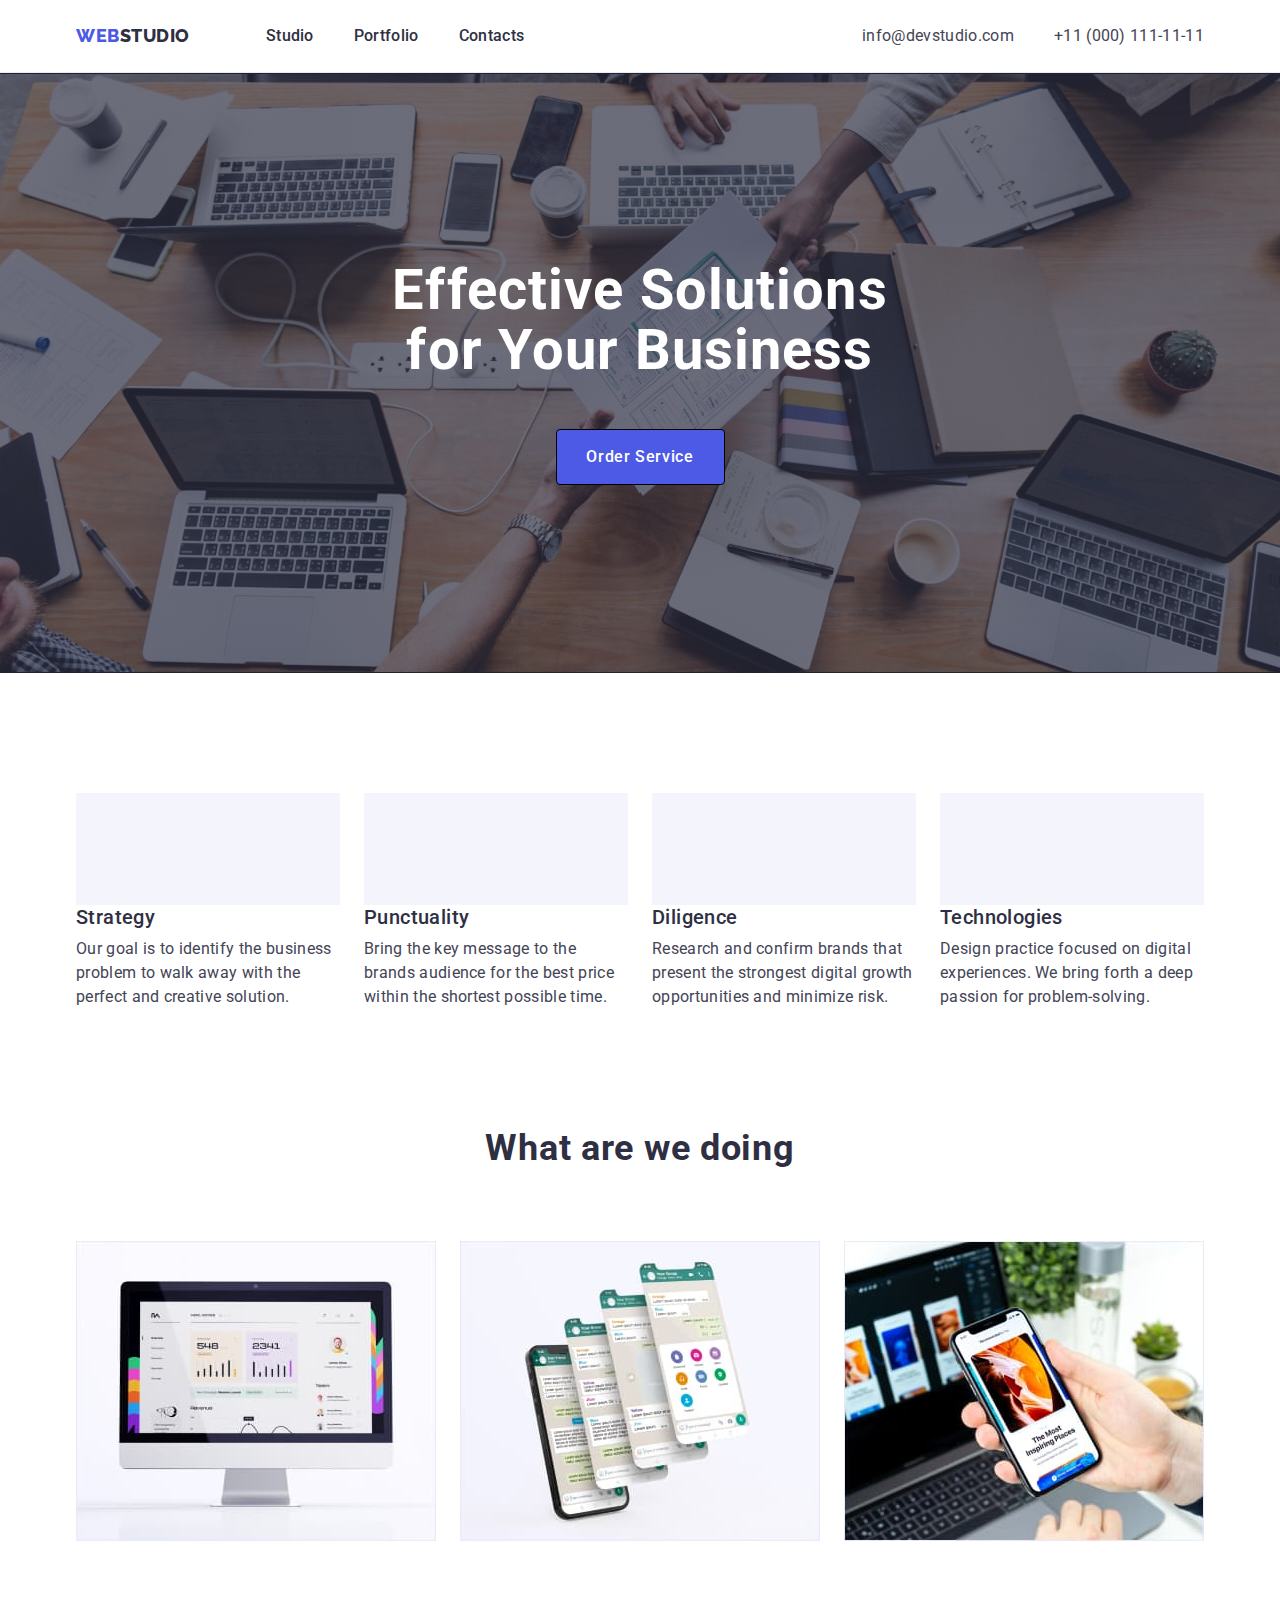
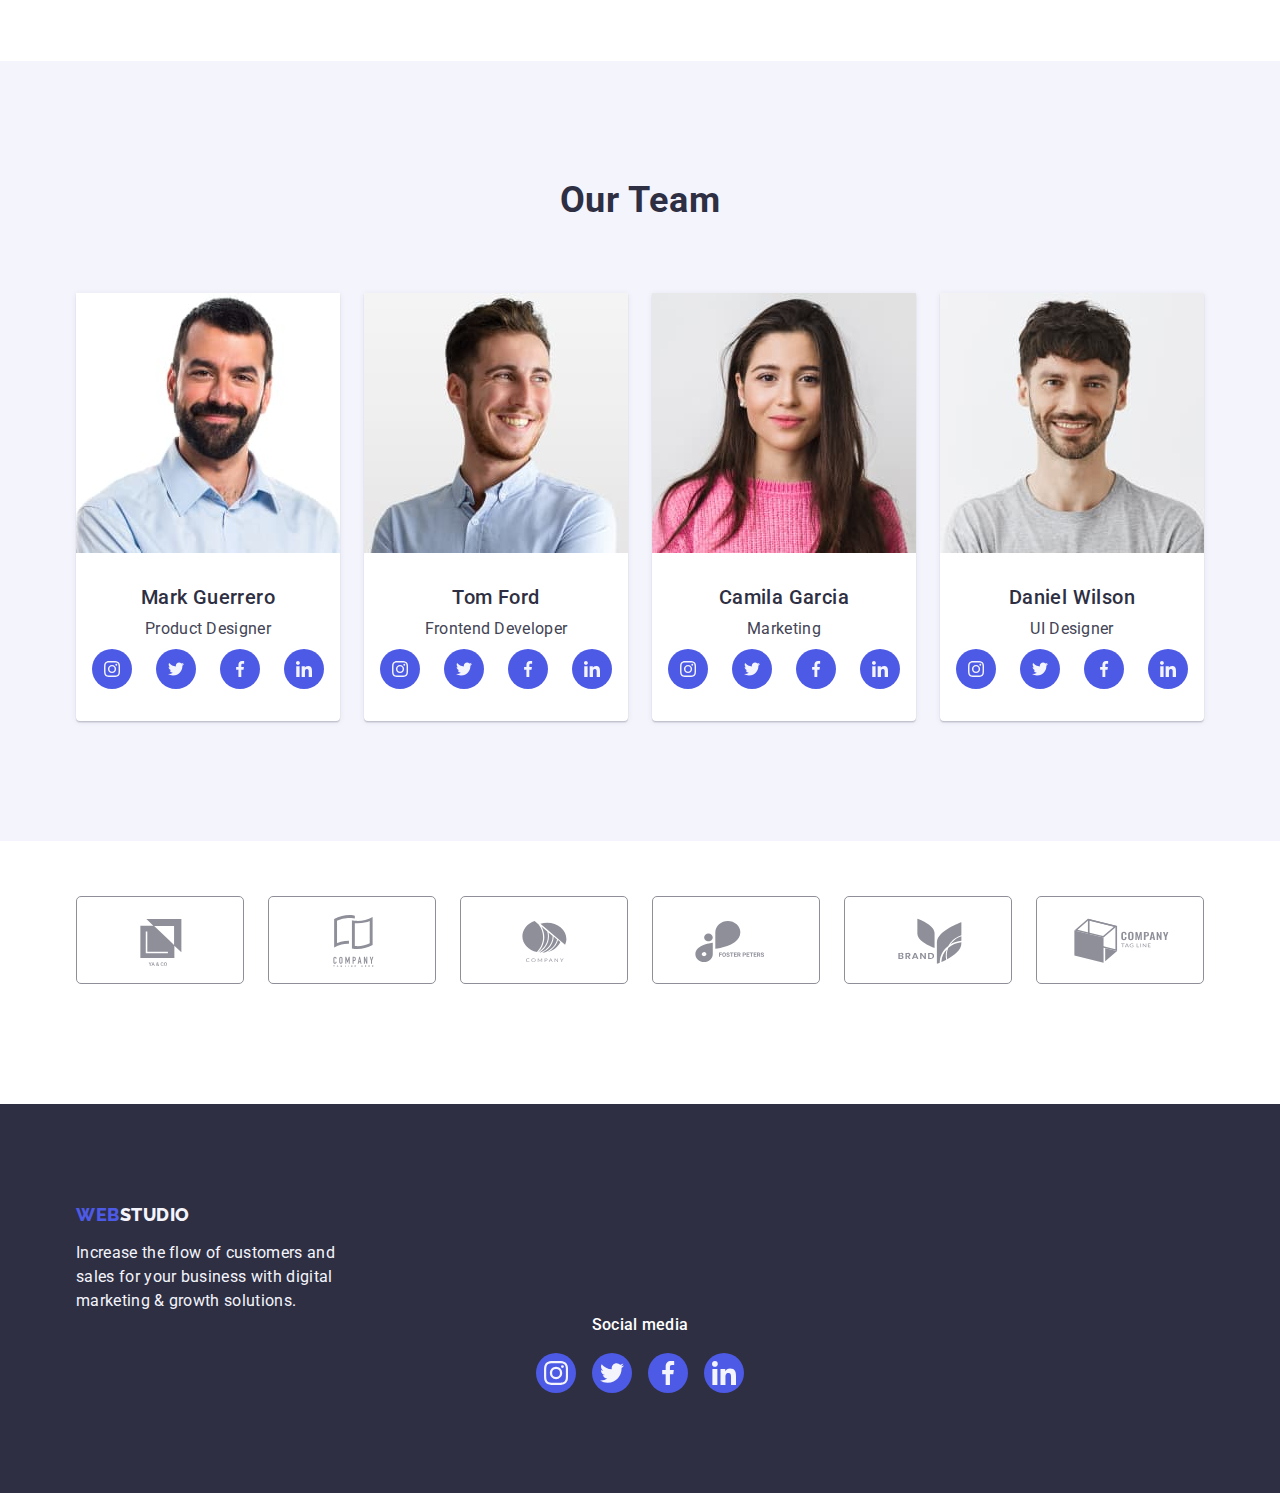
<file: index.html>
<!DOCTYPE html>
<html lang="en">
  <head>
    <meta charset="UTF-8" />
    <meta http-equiv="X-UA-Compatible" content="IE=edge" />
    <meta name="viewport" content="width=device-width, initial-scale=1.0" />
    <title>WEBSTUDIO</title>
    <link rel="preconnect" href="https://fonts.googleapis.com" />
    <link rel="preconnect" href="https://fonts.gstatic.com" />
    <link
      href="https://fonts.googleapis.com/css2?family=Raleway:wght@800&family=Roboto:wght@400;500;700;900&display=swap"
      rel="stylesheet"
    />
    <link
      rel="stylesheet"
      href="https://cdnjs.cloudflare.com/ajax/libs/modern-normalize/2.0.0/modern-normalize.min.css"
    />
    <link rel="stylesheet" href="./css/styles.css" />
  </head>
  <body>
    <!-- header -->
    <header class="header">
      <div class="container header-container">
        <nav class="header-navigation">
          <a href="./index.html" class="logo link">Web<span class="logo-color">Studio</span> </a>
          <ul class="site-nav list">
            <li><a href="./index.html" class="site-link link">Studio</a></li>
            <li><a href="./portfolio.html" class="site-link link">Portfolio</a></li>
            <li><a href="" class="site-link link">Contacts</a></li>
          </ul>
        </nav>

        <!-- contacts -->
        <address class="adress">
          <ul class="adress-contacts list">
            <li>
              <a href="mailto:info@devstudio.com" class="adress-link link">info@devstudio.com</a>
            </li>
            <li><a href="tel:+110001111111" class="adress-link link">+11 (000) 111-11-11</a></li>
          </ul>
        </address>
      </div>
    </header>

    <!-- Main content секція 1-->
    <main>
      <section class="hero">
        <div class="container">
          <h1 class="hero-tittle">Effective Solutions for Your Business</h1>
          <button type="button" class="hero-button btn">Order Service</button>
        </div>
      </section>
      <!-- переваги студії секція 2-->
      <section class="section-advantage">
        <div class="container">
          <h2 hidden>Advantages</h2>
          <ul class="section-title-list list">
            <li class="list-advantage">
              <div class="container-svg">
                <!-- <svg class="svg-icon" width="64" height="64">
                  <use href="./images/icons.svg#icon-antenna"></use>
                </svg> -->
              </div>
              <h3 class="title-item">Strategy</h3>
              <p class="title-text">
                Our goal is to identify the business problem to walk away with the perfect and
                creative solution.
              </p>
            </li>
            <li class="list-advantage">
              <div class="container-svg">
                <!-- <svg class="svg-icon" width="64" height="64">
                  <use href="./images/icons.svg#icon-clock"></use>
                </svg> -->
              </div>
              <h3 class="title-item">Punctuality</h3>
              <p class="title-text">
                Bring the key message to the brands audience for the best price within the shortest
                possible time.
              </p>
            </li>
            <li class="list-advantage">
              <div class="container-svg">
                <!-- <svg class="svg-icon" width="64" height="64">
                  <use href="./images/icons.svg#icon-diagram"></use>
                </svg> -->
              </div>
              <h3 class="title-item">Diligence</h3>
              <p class="title-text">
                Research and confirm brands that present the strongest digital growth opportunities
                and minimize risk.
              </p>
            </li>
            <li class="list-advantage">
              <div class="container-svg">
                <!-- <svg class="svg-icon" width="64" height="64">
                  <use href="./images/icons.svg#icon-astronaut"></use>
                </svg> -->
              </div>
              <h3 class="title-item">Technologies</h3>
              <p class="title-text">
                Design practice focused on digital experiences. We bring forth a deep passion for
                problem-solving.
              </p>
            </li>
          </ul>
        </div>
      </section>

      <!-- проекти компанії секція3-->

      <section class="section-comp">
        <div class="container">
          <h2 class="section-title">What are we doing</h2>
          <ul class="section-img-list list">
            <li class="img-list-work">
              <img src="./images/img1.jpg" alt="screenpc" width="360" height="300" />
            </li>
            <li class="img-list-work">
              <img src="./images/img2.jpg" alt="screenphone" width="360" height="300" />
            </li>
            <li class="img-list-work">
              <img src="./images/img3.jpg" alt="notebook with phone" width="360" height="300" />
            </li>
          </ul>
        </div>
      </section>

      <!-- команда студії секція4-->
      <section class="section-team">
        <div class="container">
          <h2 class="section-title">Our Team</h2>
          <ul class="title-team list">
            <li class="team-list">
              <img src="./images/staff1.jpg" alt="avatar Mark Guerrero" width="264" height="260" />
              <div class="staf-team">
                <h3 class="team-name">Mark Guerrero</h3>
                <p class="team-text">Product Designer</p>
              </div>
              <ul class="team-soc-list list">
                <li class="team-soc-item">
                  <a
                    href=""
                    class="team-soc-link link"
                    target="_blank"
                    rel="nooper noreferrer nofollow"
                    ><svg class="team-soc-icon" width="16" height="16">
                      <use href="./images/icons.svg#icon-instagram"></use>
                    </svg>
                  </a>
                </li>
                <li class="team-soc-item">
                  <a
                    href=""
                    class="team-soc-link link"
                    target="_blank"
                    rel="nooper noreferrer nofollow"
                  >
                    <svg class="team-soc-icon" width="16" height="16">
                      <use href="./images/icons.svg#icon-twitter"></use>
                    </svg>
                  </a>
                </li>
                <li class="team-soc-item">
                  <a
                    href=""
                    class="team-soc-link link"
                    target="_blank"
                    rel="nooper noreferrer nofollow"
                    ><svg class="team-soc-icon" width="16" height="16">
                      <use href="./images/icons.svg#icon-facebook"></use>
                    </svg>
                  </a>
                </li>
                <li class="team-soc-item">
                  <a
                    href=""
                    class="team-soc-link link"
                    target="_blank"
                    rel="nooper noreferrer nofollow"
                    ><svg class="team-soc-icon" width="16" height="16">
                      <use href="./images/icons.svg#icon-linkedin"></use>
                    </svg>
                  </a>
                </li>
              </ul>
            </li>
            <li class="team-list">
              <img src="./images/staff2.jpg" alt="avatar Tom Ford" width="264" height="260" />
              <div class="staf-team">
                <h3 class="team-name">Tom Ford</h3>
                <p class="team-text">Frontend Developer</p>
              </div>
              <ul class="team-soc-list list">
                <li class="team-soc-item">
                  <a
                    href=""
                    class="team-soc-link link"
                    target="_blank"
                    rel="nooper noreferrer nofollow"
                  >
                    <svg class="team-soc-icon" width="16" height="16">
                      <use href="./images/icons.svg#icon-instagram"></use>
                    </svg>
                  </a>
                </li>
                <li class="team-soc-item">
                  <a
                    href=""
                    class="team-soc-link link"
                    target="_blank"
                    rel="nooper noreferrer nofollow"
                  >
                    <svg class="team-soc-icon" width="16" height="16">
                      <use href="./images/icons.svg#icon-twitter"></use>
                    </svg>
                  </a>
                </li>
                <li class="team-soc-item">
                  <a
                    href=""
                    class="team-soc-link link"
                    target="_blank"
                    rel="nooper noreferrer nofollow"
                    ><svg class="team-soc-icon" width="16" height="16">
                      <use href="./images/icons.svg#icon-facebook"></use>
                    </svg>
                  </a>
                </li>
                <li class="team-soc-item">
                  <a
                    href=""
                    class="team-soc-link link"
                    target="_blank"
                    rel="nooper noreferrer nofollow"
                    ><svg class="team-soc-icon" width="16" height="16">
                      <use href="./images/icons.svg#icon-linkedin"></use>
                    </svg>
                  </a>
                </li>
              </ul>
            </li>
            <li class="team-list">
              <img src="./images/staff3.jpg" alt="avatar Camila Garcia" width="264" height="260" />
              <div class="staf-team">
                <h3 class="team-name">Camila Garcia</h3>
                <p class="team-text">Marketing</p>
              </div>
              <ul class="team-soc-list list">
                <li class="team-soc-item">
                  <a
                    href=""
                    class="team-soc-link link"
                    target="_blank"
                    rel="nooper noreferrer nofollow"
                    ><svg class="team-soc-icon" width="16" height="16">
                      <use href="./images/icons.svg#icon-instagram"></use>
                    </svg>
                  </a>
                </li>
                <li class="team-soc-item">
                  <a
                    href=""
                    class="team-soc-link link"
                    target="_blank"
                    rel="nooper noreferrer nofollow"
                  >
                    <svg class="team-soc-icon" width="16" height="16">
                      <use href="./images/icons.svg#icon-twitter"></use>
                    </svg>
                  </a>
                </li>
                <li class="team-soc-item">
                  <a
                    href=""
                    class="team-soc-link link"
                    target="_blank"
                    rel="nooper noreferrer nofollow"
                    ><svg class="team-soc-icon" width="16" height="16">
                      <use href="./images/icons.svg#icon-facebook"></use>
                    </svg>
                  </a>
                </li>
                <li class="team-soc-item">
                  <a
                    href=""
                    class="team-soc-link link"
                    target="_blank"
                    rel="nooper noreferrer nofollow"
                  >
                    <svg class="team-soc-icon" width="16" height="16">
                      <use href="./images/icons.svg#icon-linkedin"></use>
                    </svg>
                  </a>
                </li>
              </ul>
            </li>
            <li class="team-list">
              <img src="./images/staff4.jpg" alt="avatar Daniel Wilson" width="264" height="260" />
              <div class="staf-team">
                <h3 class="team-name">Daniel Wilson</h3>
                <p class="team-text">UI Designer</p>
              </div>
              <ul class="team-soc-list list">
                <li class="team-soc-item">
                  <a
                    href=""
                    class="team-soc-link link"
                    target="_blank"
                    rel="nooper noreferrer nofollow"
                    ><svg class="team-soc-icon" width="16" height="16">
                      <use href="./images/icons.svg#icon-instagram"></use>
                    </svg>
                  </a>
                </li>
                <li class="team-soc-item">
                  <a
                    href=""
                    class="team-soc-link link"
                    target="_blank"
                    rel="nooper noreferrer nofollow"
                  >
                    <svg class="team-soc-icon" width="16" height="16">
                      <use href="./images/icons.svg#icon-twitter"></use>
                    </svg>
                  </a>
                </li>
                <li class="team-soc-item">
                  <a
                    href=""
                    class="team-soc-link link"
                    target="_blank"
                    rel="nooper noreferrer nofollow"
                    ><svg class="team-soc-icon" width="16" height="16">
                      <use href="./images/icons.svg#icon-facebook"></use>
                    </svg>
                  </a>
                </li>
                <li class="team-soc-item">
                  <a
                    href=""
                    class="team-soc-link link"
                    target="_blank"
                    rel="nooper noreferrer nofollow"
                  >
                    <svg class="team-soc-icon" width="16" height="16">
                      <use href="./images/icons.svg#icon-linkedin"></use>
                    </svg>
                  </a>
                </li>
              </ul>
            </li>
          </ul>
        </div>
      </section>

      <!-- clients -->

      <section class="clients">
        <div class="container">
          <ul class="clients-list list">
            <li class="clients-item">
              <a href="" class="clients-link link">
                <svg class="clients-icon">
                  <use href="./images/icons.svg#icon-yaco"></use>
                </svg>
              </a>
            </li>
            <li class="clients-item">
              <a href="" class="clients-link link">
                <svg class="clients-icon">
                  <use href="./images/icons.svg#icon-comp1"></use>
                </svg>
              </a>
            </li>
            <li class="clients-item">
              <a href="" class="clients-link link">
                <svg class="clients-icon">
                  <use href="./images/icons.svg#icon-comp2"></use>
                </svg>
              </a>
            </li>
            <li class="clients-item">
              <a href="" class="clients-link link">
                <svg class="clients-icon">
                  <use href="./images/icons.svg#icon-foster"></use>
                </svg>
              </a>
            </li>
            <li class="clients-item">
              <a href="" class="clients-link link">
                <svg class="clients-icon">
                  <use href="./images/icons.svg#icon-brand"></use>
                </svg>
              </a>
            </li>
            <li class="clients-item">
              <a href="" class="clients-link link">
                <svg class="clients-icon">
                  <use href="./images/icons.svg#icon-tagline"></use>
                </svg>
              </a>
            </li>
          </ul>
        </div>
      </section>

      <!-- клієнти -->
    </main>

    <!-- футер -->

    <footer class="footer">
      <div class="container">
        <a href="./index.html" class="logo-footer link"
          >Web<span class="logo-footer-color">Studio</span>
        </a>
        <p class="footer-text">
          Increase the flow of customers and sales for your business with digital marketing & growth
          solutions.
        </p>
      </div>

      <div class="footer-soc">
        <h2 class="title-soc">Social media</h2>
        <ul class="footer-soc-list list">
          <li class="footer-soc-item">
            <a href="" class="footer-soc-link link" target="_blank" rel="nooper noreferrer nofollow"
              ><svg class="footer-soc-icon" width="24" height="24">
                <use href="./images/icons.svg#icon-instagram"></use>
              </svg>
            </a>
          </li>
          <li class="footer-soc-item">
            <a
              href=""
              class="footer-soc-link link"
              target="_blank"
              rel="nooper noreferrer nofollow"
            >
              <svg class="footer-soc-icon" width="24" height="24">
                <use href="./images/icons.svg#icon-twitter"></use>
              </svg>
            </a>
          </li>
          <li class="footer-soc-item">
            <a href="" class="footer-soc-link link" target="_blank" rel="nooper noreferrer nofollow"
              ><svg class="footer-soc-icon" width="24" height="24">
                <use href="./images/icons.svg#icon-facebook"></use>
              </svg>
            </a>
          </li>
          <li class="footer-soc-item">
            <a
              href=""
              class="footer-soc-link link"
              target="_blank"
              rel="nooper noreferrer nofollow"
            >
              <svg class="footer-soc-icon" width="24" height="24">
                <use href="./images/icons.svg#icon-linkedin"></use>
              </svg>
            </a>
          </li>
        </ul>
      </div>
    </footer>
  </body>
</html>
</file>
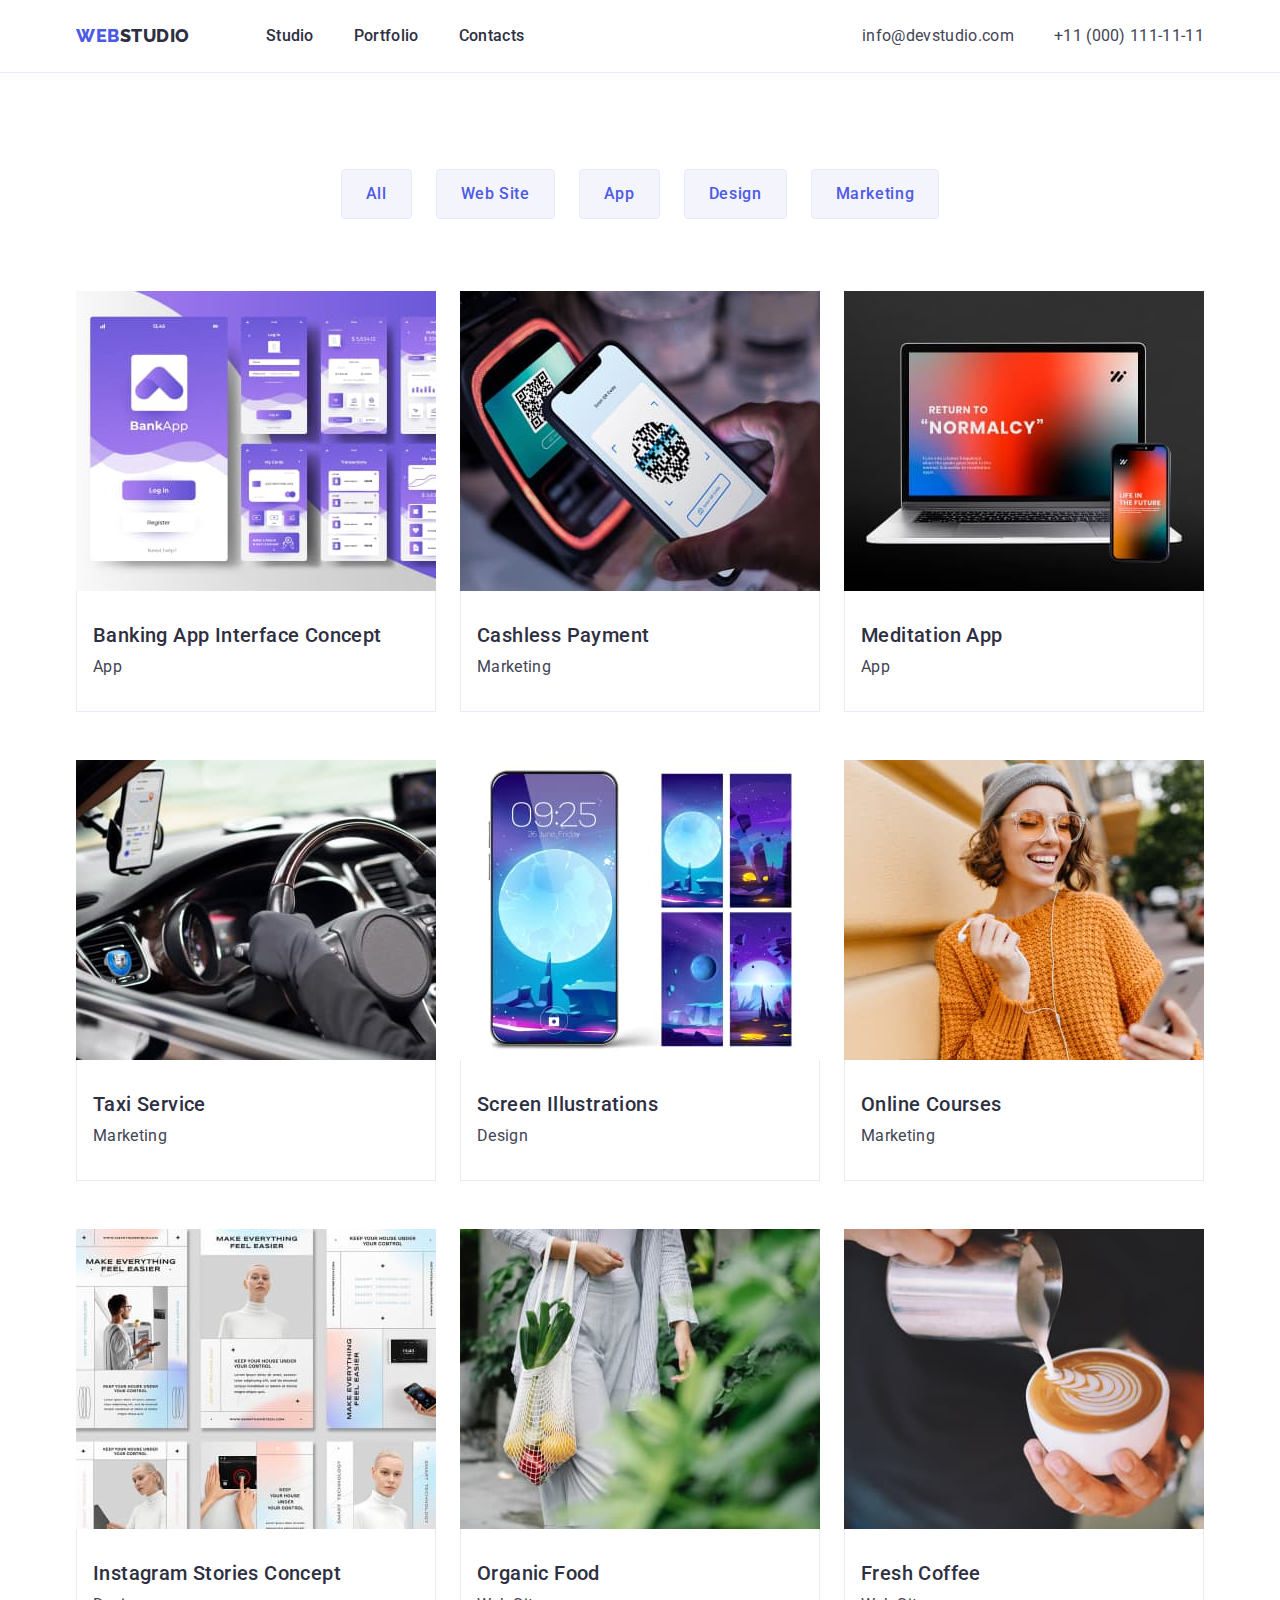
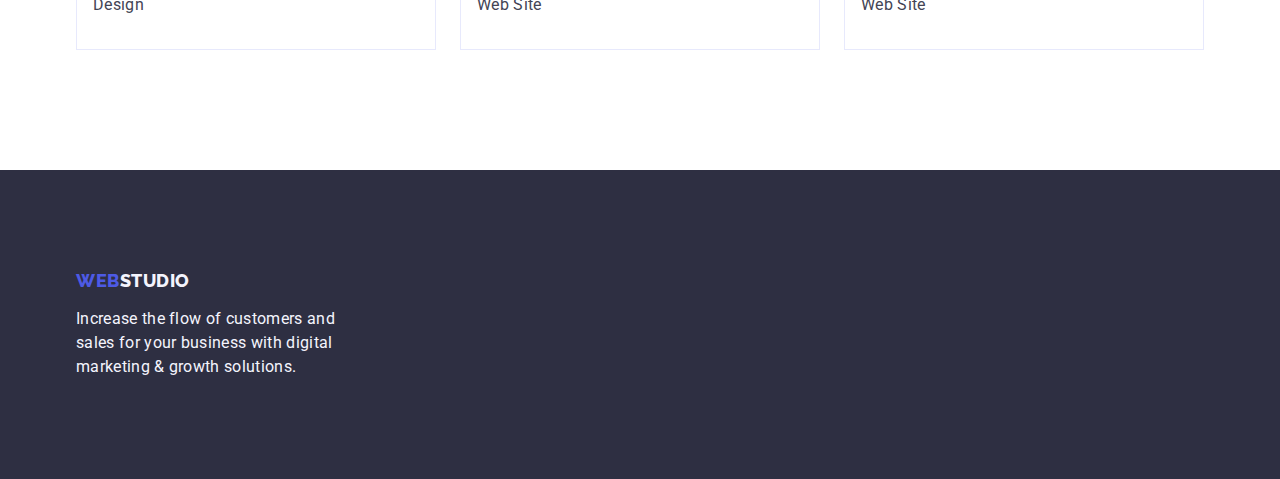
<file: portfolio.html>
<!DOCTYPE html>
<html lang="en">
  <head>
    <meta charset="UTF-8" />
    <meta http-equiv="X-UA-Compatible" content="IE=edge" />
    <meta name="viewport" content="width=device-width, initial-scale=1.0" />
    <title>Portfolio</title>
    <link rel="preconnect" href="https://fonts.googleapis.com" />
    <link rel="preconnect" href="https://fonts.gstatic.com" />
    <link
      href="https://fonts.googleapis.com/css2?family=Raleway:wght@800&family=Roboto:wght@400;500;700;900&display=swap"
      rel="stylesheet"
    />
    <link
      rel="stylesheet"
      href="https://cdnjs.cloudflare.com/ajax/libs/modern-normalize/2.0.0/modern-normalize.min.css"
    />
    <link rel="stylesheet" href="./css/styles.css" />
  </head>
  <body>
    <!-- header -->
    <header class="header">
      <div class="container header-container">
        <nav class="header-navigation">
          <a href="./index.html" class="logo link">Web<span class="logo-color">Studio</span> </a>
          <ul class="site-nav list">
            <li><a href="./index.html" class="site-link link">Studio</a></li>
            <li><a href="./portfolio.html" class="site-link link">Portfolio</a></li>
            <li><a href="" class="site-link link">Contacts</a></li>
          </ul>
        </nav>

        <!-- contacts -->
        <address class="adress">
          <ul class="adress-contacts list">
            <li>
              <a href="mailto:info@devstudio.com" class="adress-link link">info@devstudio.com</a>
            </li>
            <li><a href="tel:+110001111111" class="adress-link link">+11 (000) 111-11-11</a></li>
          </ul>
        </address>
      </div>
    </header>

    <!-- Main content -->
    <main>
      <section class="portfolio-main">
        <div class="container">
          <h1 hidden>Our works</h1>
          <ul class="button-list list">
            <li><button type="button" class="nav-buttom">All</button></li>
            <li><button type="button" class="nav-buttom">Web Site</button></li>
            <li><button type="button" class="nav-buttom">App</button></li>
            <li><button type="button" class="nav-buttom">Design</button></li>
            <li><button type="button" class="nav-buttom">Marketing</button></li>
          </ul>

          <ul class="portfolio-section-list list">
            <li class="portfolio-list">
              <a href="" class="link"
                ><img
                  src="./images/bankapp.jpg"
                  alt="BankApp screenshout"
                  width="360"
                  height="300"
                />
                <div class="name-works">
                  <h2 class="section-item">Banking App Interface Concept</h2>
                  <p class="section-text">App</p>
                </div>
              </a>
            </li>
            <li class="portfolio-list">
              <a href="" class="link">
                <img src="./images/paypass.jpg" alt="Paypass phone" width="360" height="300" />
                <div class="name-works">
                  <h2 class="section-item">Cashless Payment</h2>
                  <p class="section-text">Marketing</p>
                </div></a
              >
            </li>
            <li class="portfolio-list">
              <a href="" class="link">
                <img src="./images/medapp.jpg" alt="Notebook with phone" width="360" height="300" />
                <div class="name-works">
                  <h2 class="section-item">Meditation App</h2>
                  <p class="section-text">App</p>
                </div></a
              >
            </li>
            <li class="portfolio-list">
              <a href="" class="link">
                <img src="./images/car.jpg" alt="Car" width="360" height="300" />
                <div class="name-works">
                  <h2 class="section-item">Taxi Service</h2>
                  <p class="section-text">Marketing</p>
                </div>
              </a>
            </li>
            <li class="portfolio-list">
              <a href="" class="link">
                <img src="./images/phone.jpg" alt="Mobile phone" width="360" height="300" />
                <div class="name-works">
                  <h2 class="section-item">Screen Illustrations</h2>
                  <p class="section-text">Design</p>
                </div></a
              >
            </li>
            <li class="portfolio-list">
              <a href="" class="link">
                <img src="./images/orangegirl.jpg" alt="Orange girl" width="360" height="300" />
                <div class="name-works">
                  <h2 class="section-item">Online Courses</h2>
                  <p class="section-text">Marketing</p>
                </div>
              </a>
            </li>
            <li class="portfolio-list">
              <a href="" class="link">
                <img
                  src="./images/insta.jpg"
                  alt="Instagram screenshout"
                  width="360"
                  height="300"
                />
                <div class="name-works">
                  <h2 class="section-item">Instagram Stories Concept</h2>
                  <p class="section-text">Design</p>
                </div></a
              >
            </li>
            <li class="portfolio-list">
              <a href="" class="link">
                <img src="./images/food.jpg" alt="Food" width="360" height="300" />
                <div class="name-works">
                  <h2 class="section-item">Organic Food</h2>
                  <p class="section-text">Web Site</p>
                </div></a
              >
            </li>
            <li class="portfolio-list">
              <a href="" class="link">
                <img src="./images/coffe.jpg" alt="Cup of coffee" width="360" height="300" />
                <div class="name-works">
                  <h2 class="section-item">Fresh Coffee</h2>
                  <p class="section-text">Web Site</p>
                </div></a
              >
            </li>
          </ul>
        </div>
      </section>
    </main>
    <!-- Футер -->
    <footer class="footer">
      <div class="container">
        <a href="./index.html" class="logo-footer link"
          >Web<span class="logo-footer-color">Studio</span>
        </a>
        <p class="footer-text">
          Increase the flow of customers and sales for your business with digital marketing & growth
          solutions.
        </p>
      </div>
    </footer>
  </body>
</html>
</file>
<file: css/styles.css>
/* h1 color: #FFFFFF; */
/* h3 color: #2E2F42; */
/* p color: #434455; */
/* h2 color: #2E2F42; */
/* другорядний колір фона #F4F4FD; */
/* колір логотипу веб #4D5AE5; */
/* gfdgfdfg */

:root {
  --primary-text-color: #2e2f42;
  --title-text-color: #434455;
  --accent-color: #404bbf;
  --primary-white-color: #ffffff;
}

body {
  background-color: #ffffff;
  color: #434455;
  font-family: 'Roboto', sans-serif;
}
p,
h1,
h2,
h3,
h4,
h4,
h6 {
  margin: 0;
}
ul,
ol {
  margin: 0;
  padding: 0;
}
img {
  display: block;
}

.list {
  list-style: none;
}

.link {
  text-decoration: none;
}

.visually-hidden {
  position: absolute;
  width: 1px;
  height: 1px;
  margin: -1px;
  border: 0;
  padding: 0;
  white-space: nowrap;
  clip-path: inset(100%);
  clip: rect(0 0 0 0);
  overflow: hidden;
}

/* Навігація */
.logo {
  font-family: 'Raleway', sans-serif;
  font-weight: 800;
  font-size: 18px;
  line-height: 1.17;
  /* align-items: center; */
  letter-spacing: 0.03em;
  text-transform: uppercase;
  color: #4d5ae5;
}

.logo-color {
  color: var(--primary-text-color);
}

/* Header */

.header {
  border-bottom: 1px solid #e7e9fc;
}

.header-container {
  display: flex;
  align-items: center;
}

.header-navigation {
  display: flex;
  align-items: center;
}

.site-nav {
  display: flex;
  gap: 40px;
}
.item {
  padding-top: 24px;
  padding-bottom: 24px;
}

.logo {
  margin-right: 76px;
}

.site-nav .link {
  color: var(--primary-text-color);
}

.site-nav .link:hover,
.site-nav .link:focus {
  color: var(--accent-color);
}

.site-nav .link.current {
  color: var(--accent-color);
}
.site-link {
  font-weight: 500;
  font-size: 16px;
  line-height: 1.5;
  letter-spacing: 0.02em;
  color: #2e2f42;
  padding-top: 24px;
  padding-bottom: 24px;
  display: block;
}

/* контакти */

.adress {
  font-style: normal;
  margin-left: auto;
}
.adress-contacts {
  display: flex;
  gap: 40px;
}

.adress-link {
  font-size: 16px;
  line-height: 1.5;
  letter-spacing: 0.02em;
  color: #434455;
  display: block;
}

.adress-contacts .link:hover,
.adress-contacts .link:focus {
  color: var(--accent-color);
}

/* hero секція 1 */
.hero {
  max-width: 1440px;
  height: 600px;
  left: 0px;
  top: 72px;
  background-color: var(--primary-text-color);
  margin: 0 auto;
  padding-top: 188px;
  padding-bottom: 188px;
  background-image: linear-gradient(rgba(46, 47, 66, 0.7), rgba(46, 47, 66, 0.7)),
    url(../images/people-office.jpg);
  background-repeat: no-repeat;
  background-position: center;
  background-size: cover;
}

.hero-tittle {
  font-size: 56px;
  line-height: 1.07;
  text-align: center;
  letter-spacing: 0.02em;
  color: var(--primary-white-color);
  margin-left: auto;
  margin-right: auto;
  max-width: 496px;
  padding-bottom: 48px;
}

/* контейнер */

.container {
  width: 1158px;
  padding-left: 15px;
  padding-right: 15px;
  margin: 0 auto;
  /* outline: 2px solid red; */
}

/* кнопка ордер */

.hero-button {
  font-weight: 500;
  font-size: 16px;
  line-height: 1.5;
  letter-spacing: 0.04em;
  color: var(--primary-white-color);
}

.btn {
  margin-left: auto;
  margin-right: auto;
  min-width: 169px;
  height: 56px;
  cursor: pointer;
  border-radius: 4px;
  display: block;
  border: none;
  color: var(--primary-white-color);
  background-color: #4d5ae5;
  border: 1px solid #000000;
}

.hero-button:hover,
.hero-button:focus {
  background-color: var(--accent-color);
}

/* секція 2 */
.section-advantage {
  padding-top: 120px;
  padding-bottom: 120px;
}
.section-title-list {
  display: flex;
  gap: 24px;
}

/* .container-svg {
  width: 264px;
  height: 112px;
  background: #f4f4fd;
  border-radius: 4px;
  margin-bottom: 8px;
  display: flex;
  align-items: center;
  justify-content: center;} */
.list-advantage::before {
  display: block;
  content: '';
  height: 112px;
  background-size: contain;
  background-repeat: no-repeat;
  background-position: center;
  background-color: #f4f4fd;
}

.list-advantage .title-item {
  font-weight: 500;
  font-size: 20px;
  line-height: 1.2;
  letter-spacing: 0.02em;
  text-align: center;
  color: var(--primary-text-color);
  margin-bottom: 8px;
  display: flex;
}

.title-text {
  width: 264px;
  font-size: 16px;
  line-height: 1.5;
  letter-spacing: 0.02em;
  color: var(--title-text-color);
  display: flex;
}

/* section 3 */
.section-comp {
  padding-bottom: 120px;
}

.section-title {
  font-size: 36px;
  line-height: 1.11;
  text-align: center;
  letter-spacing: 0.02em;
  color: var(--primary-text-color);
  margin-bottom: 72px;
}

.section-img-list {
  display: flex;
  gap: 24px;
}

.img-list-work {
  width: calc((100% - 48px) / 3);
}

/* section 4*/
.section-team {
  padding-top: 120px;
  padding-bottom: 120px;
  background-color: #f4f4fd;
}

.staf-team {
  padding-top: 32px;
}

.team-name {
  font-weight: 500;
  font-size: 20px;
  line-height: 1.2;
  text-align: center;
  letter-spacing: 0.02em;
  color: var(--primary-text-color);
  margin-bottom: 8px;
}

.team-text {
  font-size: 16px;
  line-height: 1.5;
  text-align: center;
  letter-spacing: 0.02em;
  color: var(--title-text-color);
  margin-bottom: 8px;
}

.title-team {
  display: flex;
  gap: 24px;
}

.team-list {
  background-color: var(--primary-white-color);
  box-shadow: 0px 1px 6px rgba(46, 47, 66, 0.08), 0px 1px 1px rgba(46, 47, 66, 0.16),
    0px 2px 1px rgba(46, 47, 66, 0.08);
  border-radius: 0px 0px 4px 4px;
}
.team-soc-list {
  display: flex;
  justify-content: center;
  gap: 24px;
}

.team-soc-item {
  width: 40px;
  height: 40px;
  margin-bottom: 32px;
}

.team-soc-link {
  width: 100%;
  height: 100%;
  background-color: #4d5ae5;
  border-radius: 50%;
  display: flex;
  align-items: center;
  justify-content: center;
}

.team-soc-link:hover,
.team-soc-link:focus {
  background-color: #31d0aa;
}

/* clients */

.clients {
  padding-top: 55px;
  padding-bottom: 120px;
}

.clients-list {
  display: flex;
  gap: 24px;
}

.clients-item {
  width: calc((100% - 72px) / 6);
  height: 88px;
}
.clients-link {
  width: 100%;
  height: 100%;
  border: 1px solid #8e8f99;
  border-radius: 5px;
  display: flex;
  align-items: center;
  justify-content: center;
}

.clients-link:hover,
.clients-link:focus {
  border-color: var(--accent-color);
}

.clients-link:hover .clients-icon {
  fill: var(--accent-color);
}
.clients-icon {
  width: 164px;
  height: 56px;
  fill: #8e8f99;
}

/* footer */
.footer {
  background-color: var(--primary-text-color);
  padding-top: 100px;
  padding-bottom: 100px;
}

.footer-text {
  max-width: 264px;
  font-size: 16px;
  line-height: 1.5;
  letter-spacing: 0.02em;
  color: #f4f4fd;
}

.logo-footer {
  font-family: 'Raleway', sans-serif;
  font-weight: 800;
  font-size: 18px;
  line-height: 1.17;
  letter-spacing: 0.03em;
  text-transform: uppercase;
  color: #4d5ae5;
  margin-bottom: 16px;
  display: inline-block;
}

.logo-footer-color {
  font-family: 'Raleway', sans-serif;
  font-weight: 800;
  font-size: 18px;
  line-height: 1.17;
  letter-spacing: 0.03em;
  text-transform: uppercase;
  color: #f4f4fd;
}

/* fotter social link */

.footer-soc {
}

.title-soc {
  font-family: 'Roboto', sans-serif;
  font-weight: 500;
  font-size: 16px;
  line-height: 1.5;
  letter-spacing: 0.02em;
  color: var(--primary-white-color);
  display: flex;
  align-items: center;
  justify-content: center;
  margin-bottom: 16px;
}
.footer-soc-list {
  display: flex;
  justify-content: center;
  gap: 16px;
}

.footer-soc-item {
  width: 40px;
  height: 40px;
}
.footer-soc-link {
  width: 100%;
  height: 100%;
  background-color: #4d5ae5;
  border-radius: 50%;
  display: flex;
  align-items: center;
  justify-content: center;
}

.footer-soc-link:hover,
.footer-soc-link:focus {
  background-color: #31d0aa;
}

.footer-soc-icon {
}

/* portfolio */
.portfolio-main {
  padding-top: 96px;
  padding-bottom: 120px;
}
.nav-buttom {
  min-width: 69px;
  min-height: 48px;
  background-color: #f4f4fd;
  font-family: 'Roboto', sans-serif;
  font-weight: 500;
  font-size: 16px;
  line-height: 1.5;
  letter-spacing: 0.04em;
  color: #4d5ae5;
  cursor: pointer;
  border: 1px solid #e7e9fc;
  border-radius: 4px;
  padding-top: 24px;
  padding-bottom: 24px;
  padding: 12px 24px;
}

.nav-buttom:hover,
.nav-buttom:focus {
  background-color: var(--accent-color);
  color: var(--primary-white-color);
  border: 1px solid transparent;
}

.button-list {
  margin-left: auto;
  margin-right: auto;
  display: flex;
  gap: 24px;
  justify-content: center;
  margin-bottom: 72px;
}

.portfolio-section-list {
  display: flex;
  flex-wrap: wrap;
  gap: 48px 24px;
}

.portfolio-list {
  width: 360px;
  width: calc((100% - 48px) / 3);
}

.name-works {
  padding: 32px 16px;
  border: 1px solid #e7e9fc;
  border-top: none;
}
.section-item {
  font-style: normal;
  font-weight: 500;
  font-size: 20px;
  line-height: 1.2;
  letter-spacing: 0.02em;
  color: var(--primary-text-color);
  margin-bottom: 8px;
}
.section-text {
  font-style: normal;
  font-weight: 400;
  font-size: 16px;
  line-height: 1.5;
  letter-spacing: 0.02em;
  color: var(--title-text-color);
}
</file>
